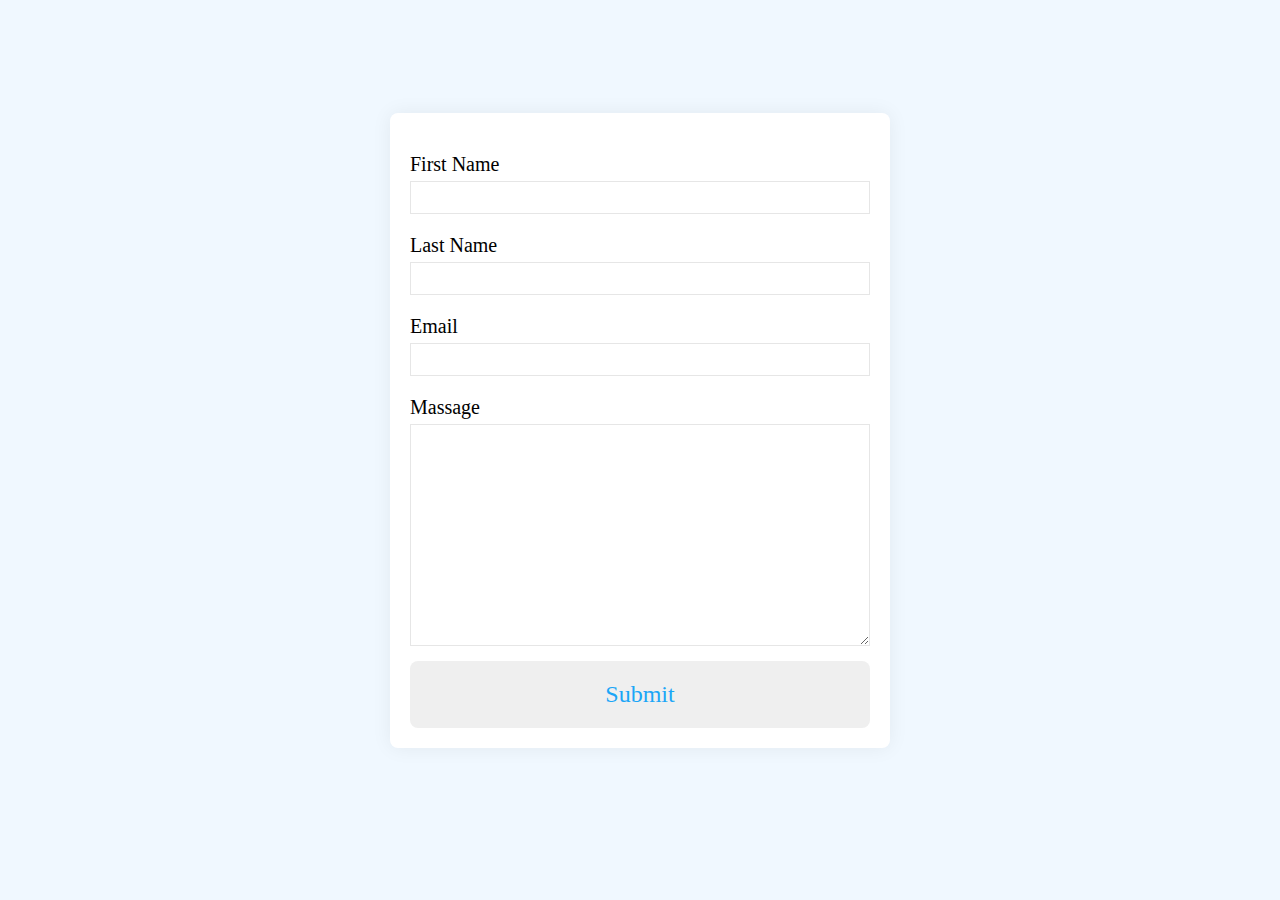
<file: MY WEBSITE/contact/index.html>
<!DOCTYPE html>
<html lang="en">
<head>
    <meta charset="UTF-8">
    <meta http-equiv="X-UA-Compatible" content="IE=edge">
    <meta name="viewport" content="width=device-width, initial-scale=1.0">
    <title>Document</title>
    <link rel="stylesheet" href="style.css">
</head>
<body>
    <section>
        <div class="container">
          <form action="https://formspree.io/f/mayakekb" method="POST" id="my-form">
      
            <div class="form-group">
              <label for="firstName"> First Name</label>
              <input type="text" id="firstName" name="firstName">
            </div>
      
            <div class="form-group">
              <label for="latsName">Last Name</label>
              <input type="text" id="lastName" name="lastName">
            </div>
      
            <div class="form-group">
              <label for="email">Email</label>
              <input type="email" id="email" name="email">
            </div>
      
            <div class="form-group">
              <label for="massage">Massage</label>
              <textarea name="massage" id="massage" cols="30" rows="10"></textarea>
            </div>
      
            <button type="submit">Submit</button>
          </form>
        </div>
        <div id="status"></div>
      </section>

<script src="main.js"></script>
</body>
</html>
</file>
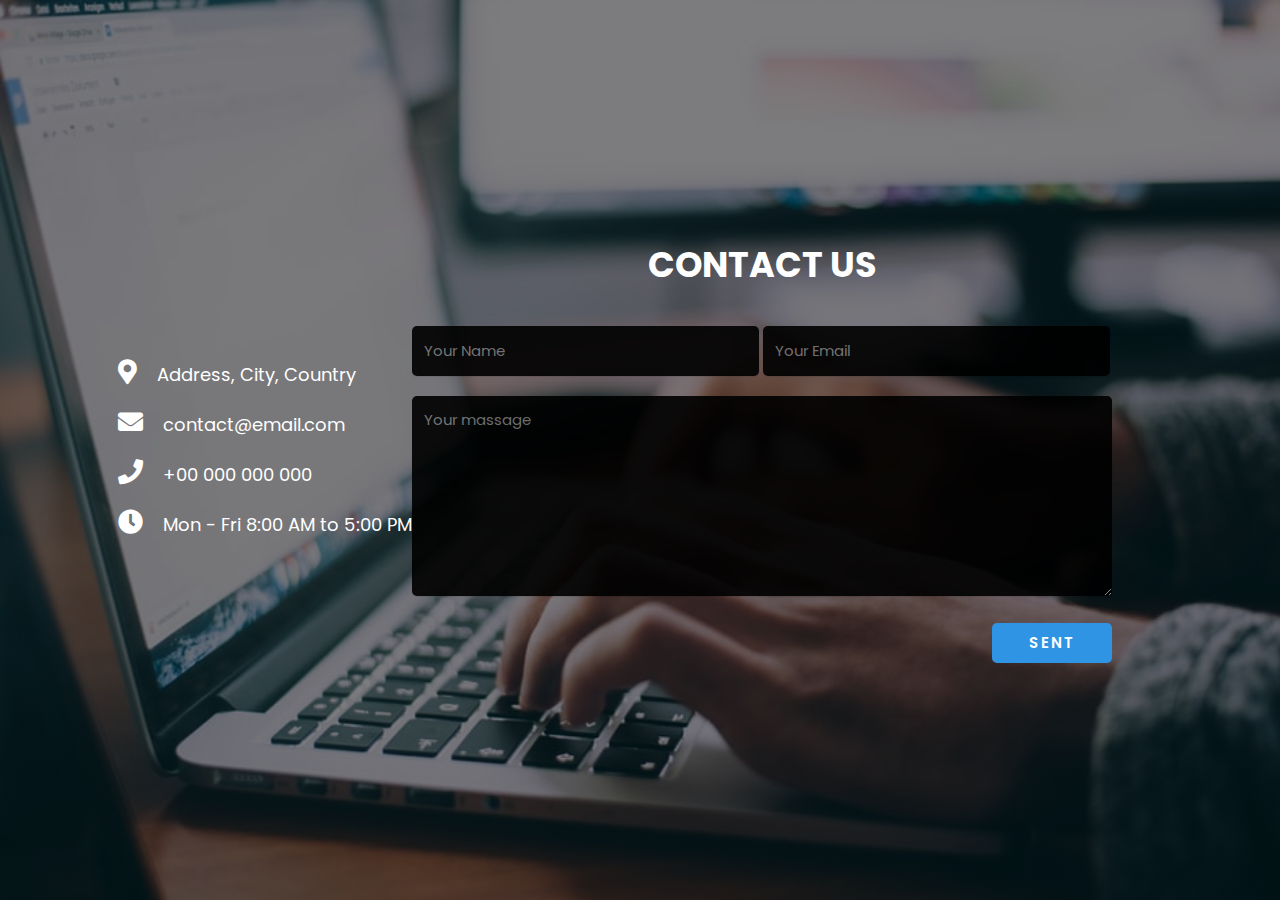
<file: MY WEBSITE/contact2/index.html>
<!DOCTYPE html>
<html lang="en">
<head>
    <meta charset="UTF-8">
    <meta http-equiv="X-UA-Compatible" content="IE=edge">
    <meta name="viewport" content="width=device-width, initial-scale=1.0">
    <title>contact form</title>
   <link rel="stylesheet" href="https://use.fontawesome.com/releases/v5.15.4/css/all.css">
   <link rel="stylesheet" href="style.css">
</head>
<body>

        <!-- ALERT MASSAGE START -->
        <!-- <div class="alert-success"> 
            <span>Massage Sent! Thank you for contacting us.</span>
        </div> 

        <div class="alert-error"> 
            <span>Something went wrong! Please try again.</span>
        </div> -->
        <!-- ALERT MASSAGE START -->

    <!-- CONTACT SECTION -->
    <div class="contact-section">
        <div class="contact-info">
            <div><i class="fas fa-map-marker-alt"></i>Address, City, Country</div>
            <div><i class="fas fa-envelope"></i>contact@email.com</div>
            <div><i class="fas fa-phone"></i>+00 000 000 000</div>
            <div><i class="fas fa-clock"></i>Mon - Fri 8:00 AM to 5:00 PM</div>
        </div>
        <div class="contact-form">
            <h2>Contact Us</h2>
            <form class="contact" action="https://formspree.io/f/xbjqbarl" method="post"></form>
            <input type="text" name="name" class="text-box" placeholder="Your Name" required>
            <input type="email" name="email" class="text-box" placeholder="Your Email" required>
            <textarea name="massage" rows="5" placeholder="Your massage" required></textarea>
            <input type="submit" name="submit" class="sent-btn" value="sent">
        </div>
    </div>
    <!-- CONTACT SECTION END -->
    
</body>
</html>
</file>
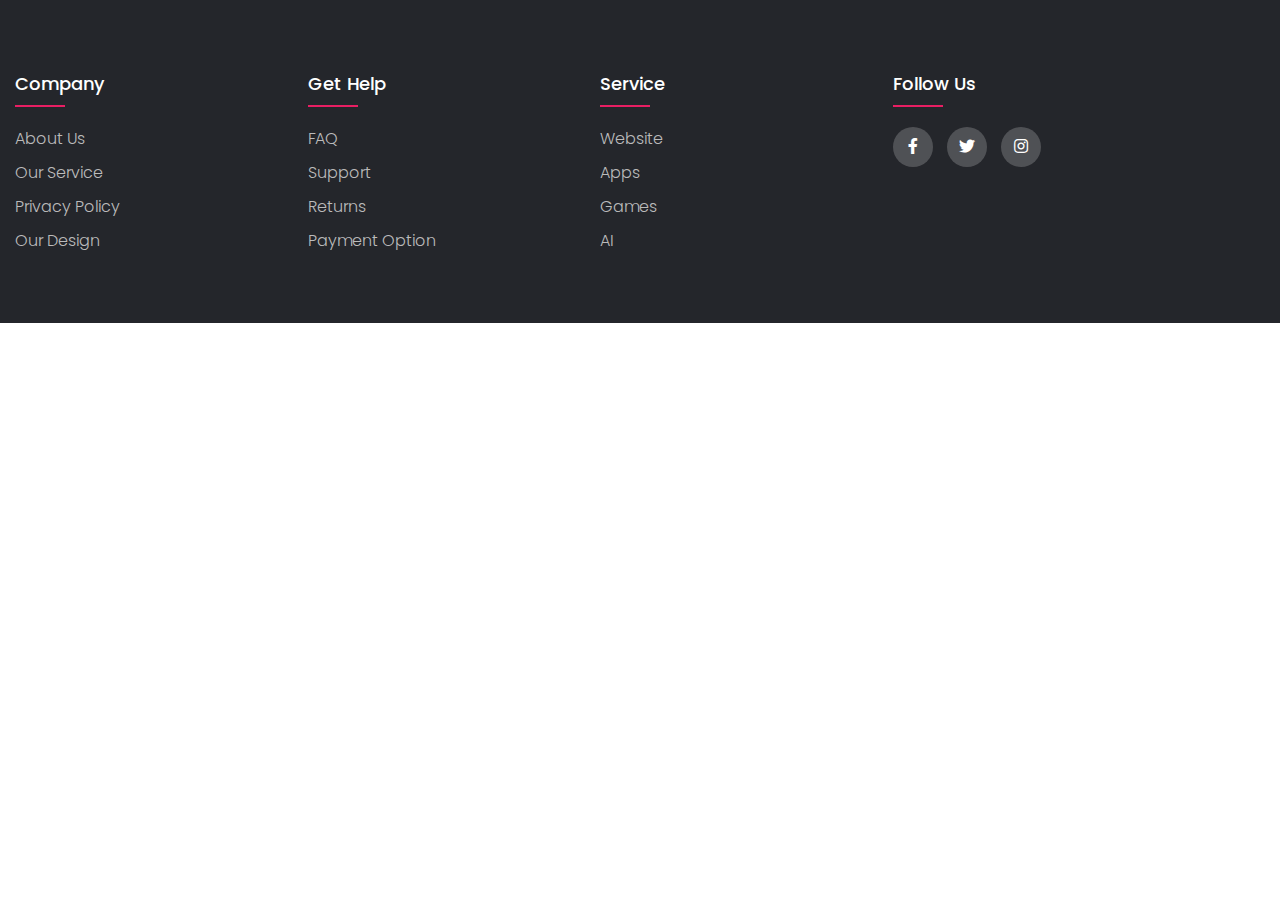
<file: MY WEBSITE/footer/index.html>
<!DOCTYPE html>
<html lang="en">
<head>
    <meta charset="UTF-8">
    <meta http-equiv="X-UA-Compatible" content="IE=edge">
    <meta name="viewport" content="width=device-width, initial-scale=1.0">
    <title>footer</title>
    <link rel="stylesheet" href="style.css">
    <link rel="stylesheet" href="https://use.fontawesome.com/releases/v5.15.4/css/all.css">
</head>
<body>
    
    <footer class="footer">
        <div class="contianer2">
            <div class="row">
                <div class="footer-col">
                    <h4>company</h4>
                    <ul>
                        <li><a href="#">about us</a></li>
                        <li><a href="#">our service</a></li>
                        <li><a href="#">privacy policy</a></li>
                        <li><a href="#">our design</a></li>
                    </ul>
                </div>

                <div class="footer-col">
                    <h4>get help</h4>
                    <ul>
                        <li><a href="#">FAQ</a></li>
                        <li><a href="#">support</a></li>
                        <li><a href="#">returns</a></li>
                        <li><a href="#">payment option</a></li>
                    </ul>
                </div>

                <div class="footer-col">
                    <h4>service</h4>
                    <ul>
                        <li><a href="#">website</a></li>
                        <li><a href="#">apps</a></li>
                        <li><a href="#">games</a></li>
                        <li><a href="#">AI</a></li>
                    </ul>
                </div>

                <div class="footer-col">
                    <h4>follow us</h4>
                    <div class="social-link">
                        <a href="#"><i class="fab fa-facebook-f"></i></a>
                        <a href="#"><i class="fab fa-twitter"></i></a>
                        <a href="#"><i class="fab fa-instagram"></i></a>
                    </div>
                </div>
            </div>
        </div>

    </footer>
</body>
</html>
</file>
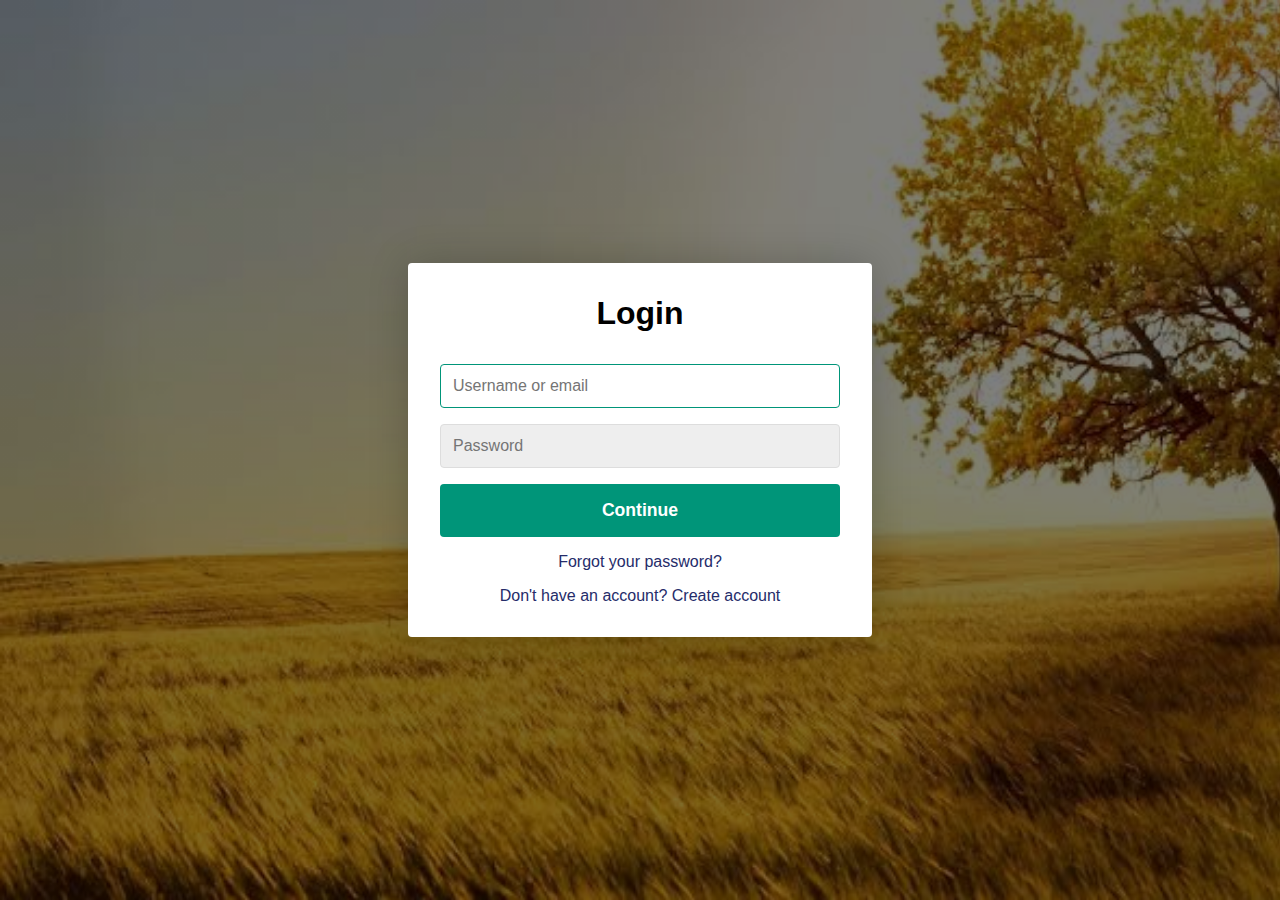
<file: MY WEBSITE/login/index.html>
<!DOCTYPE html>
<head>
    <meta name="viewport" content="width=device-width, initial-scale=1.0">
    <meta charset="utf-8">
    <title>Login / Sign Up Form</title>
    <link rel="shortcut icon" href="/assets/favicon.ico">
    <link rel="stylesheet" href="../login/main.css">
</head>
<body>
    <div class="container">
        <form class="form" id="login">
            <h1 class="form__title">Login</h1>
            <div class="form__message form__message--error"></div>
            <div class="form__input-group">
                <input type="text" class="form__input" autofocus placeholder="Username or email">
                <div class="form__input-error-message"></div>
            </div>
            <div class="form__input-group">
                <input type="password" class="form__input" autofocus placeholder="Password">
                <div class="form__input-error-message"></div>
            </div>
            <button class="form__button" type="submit">Continue</button>
            <p class="form__text">
                <a href="#" class="form__link">Forgot your password?</a>
            </p>
            <p class="form__text">
                <a class="form__link" href="./" id="linkCreateAccount">Don't have an account? Create account</a>
            </p>
        </form>
        <form class="form form--hidden" id="createAccount">
            <h1 class="form__title">Create Account</h1>
            <div class="form__message form__message--error"></div>
            <div class="form__input-group">
                <input type="text" id="signupUsername" class="form__input" autofocus placeholder="Username">
                <div class="form__input-error-message"></div>
            </div>
            <div class="form__input-group">
                <input type="text" class="form__input" autofocus placeholder="Email Address">
                <div class="form__input-error-message"></div>
            </div>
            <div class="form__input-group">
                <input type="password" class="form__input" autofocus placeholder="Password">
                <div class="form__input-error-message"></div>
            </div>
            <div class="form__input-group">
                <input type="password" class="form__input" autofocus placeholder="Confirm password">
                <div class="form__input-error-message"></div>
            </div>
            <button class="form__button" type="submit">Continue</button>
            <p class="form__text">
                <a class="form__link" href="./" id="linkLogin">Already have an account? Sign in</a>
            </p>
        </form>
    </div>
    <script src="../login/main.js"></script>
</body>
</file>
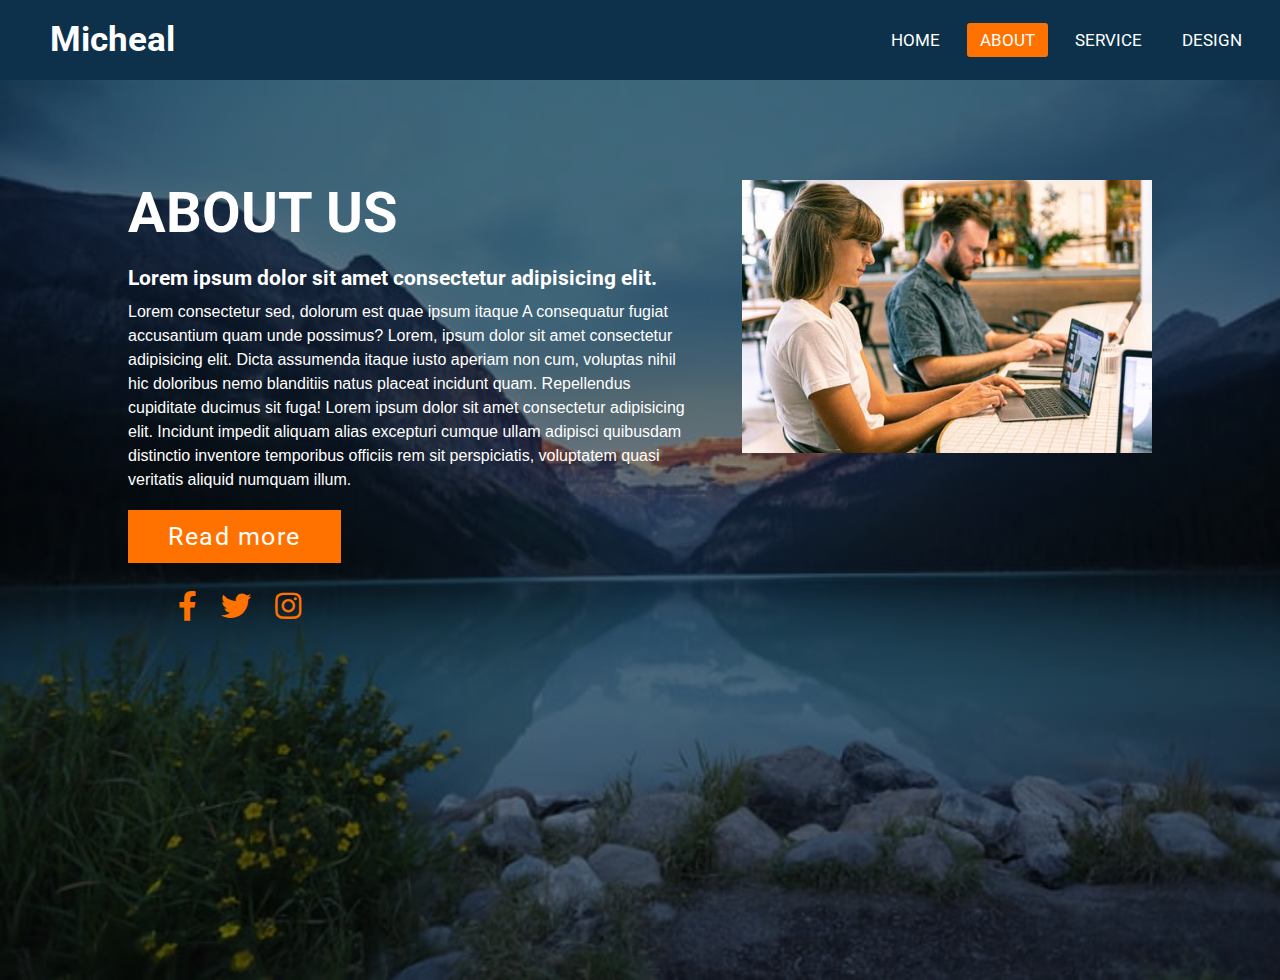
<file: MY WEBSITE/about/about.html>
<!DOCTYPE html>
<html lang="en">
<head>
    <meta charset="UTF-8">
    <meta http-equiv="X-UA-Compatible" content="IE=edge">
    <meta name="viewport" content="width=device-width, initial-scale=1.0">
    <title>ABOUT</title>
    <link rel="stylesheet" href="style.css">
    <link rel="stylesheet" href="https://use.fontawesome.com/releases/v5.15.4/css/all.css">
</head>
<body>
    <nav>
        <input type="checkbox" id="check">
        <label for="check" class="checkbtn">
            <i class="fas fa-bars"></i>
        </label>
        <label class="logo">Micheal</label>
        <ul>
            <li><a href="../index/index.html">HOME</a></li>
            <li><a class="active" href="../about/about.html">ABOUT</a></li>
            <li><a href="../service/service.html">SERVICE</a></li>
            <li><a href="../design/design.html">DESIGN</a></li>
            <!-- <li><a href="#">CONTACT</a></li> -->
        </ul>
    </nav>

    <div class="section">
        <div class="container">
            <div class="content-section">
                <div class="title">
                    <h1>About Us</h1>
                </div>
                <div class="content">
                    <h3>
                        <h3>Lorem ipsum dolor sit amet consectetur adipisicing elit.</h3> 
                        
                        <p>Lorem consectetur sed, dolorum est quae ipsum itaque  A consequatur fugiat accusantium quam unde possimus?
                        Lorem, ipsum dolor sit amet consectetur adipisicing elit. Dicta assumenda itaque iusto aperiam non cum, voluptas nihil hic doloribus nemo blanditiis natus placeat incidunt quam. Repellendus cupiditate ducimus sit fuga!
                        Lorem ipsum dolor sit amet consectetur adipisicing elit. Incidunt impedit aliquam alias excepturi cumque ullam adipisci quibusdam distinctio inventore temporibus officiis rem sit perspiciatis, voluptatem quasi veritatis aliquid numquam illum.</p>

                        <div class="button">
                            <a href="#">Read more</a>
                        </div>
                </div>
                <div class="social">
                    <a href="#"><i class="fab fa-facebook-f"></i></a>
                    <a href="#"><i class="fab fa-twitter"></i></a>
                    <a href="#"><i class="fab fa-instagram"></i></a>
                </div>
            </div>
            <div class="image-section">
                <img src="../images/one.jpg">

            </div>
        </div>
    </div>

</body>
</html>
</file>
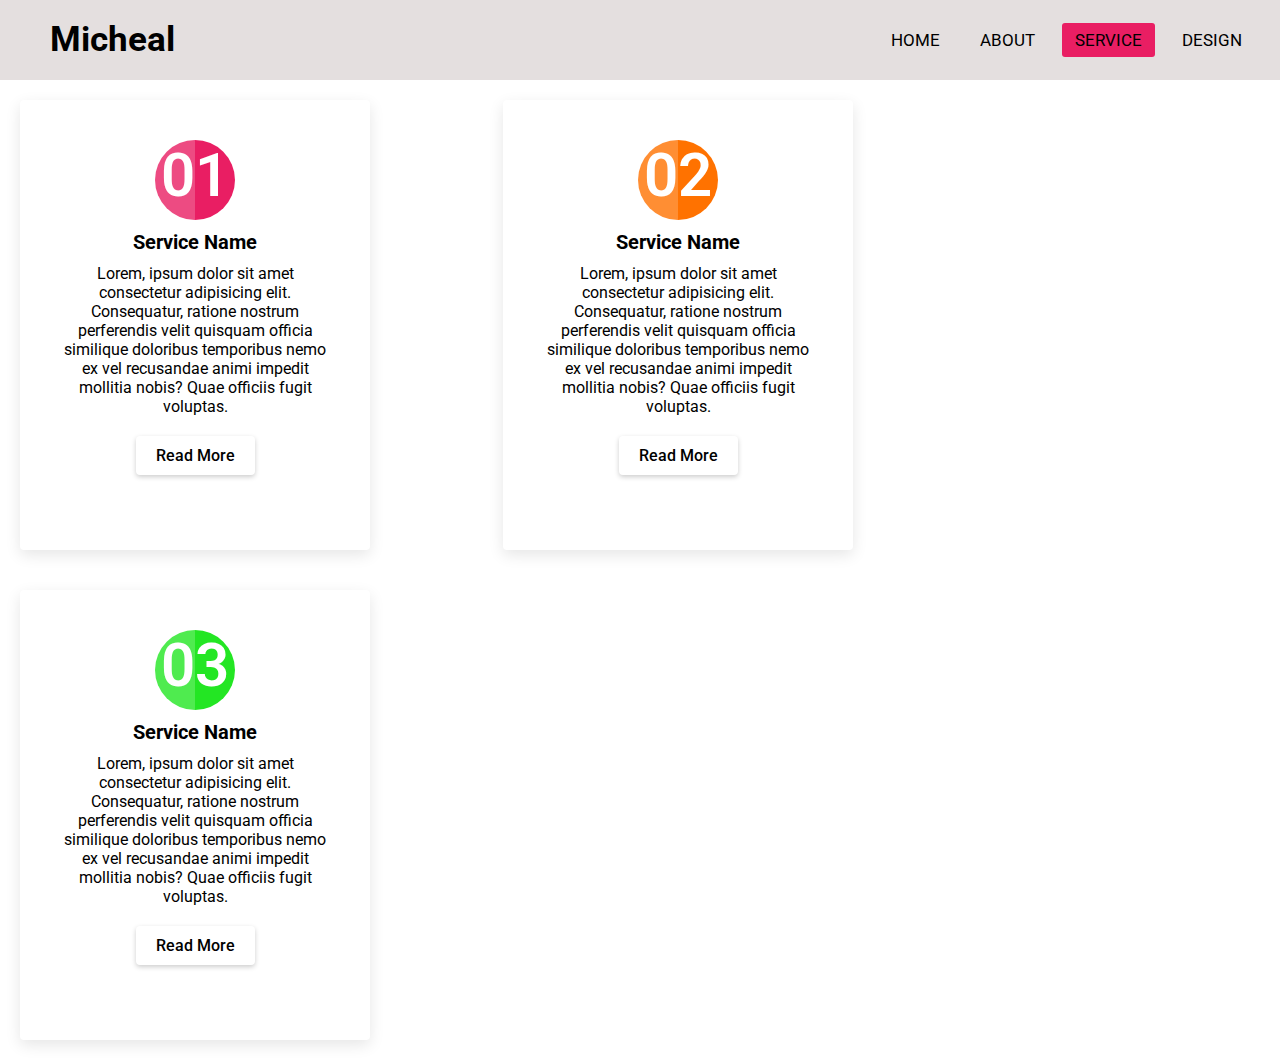
<file: MY WEBSITE/service/service.html>
<!DOCTYPE html>
<html lang="en">
<head>
    <meta charset="UTF-8">
    <meta http-equiv="X-UA-Compatible" content="IE=edge">
    <meta name="viewport" content="width=device-width, initial-scale=1.0">
    <title>Document</title>
    <link rel="stylesheet" href="https://use.fontawesome.com/releases/v5.15.4/css/all.css">
    <link rel="stylesheet" href="style.css">
</head>
<body>
    <nav>
        <input type="checkbox" id="check">
        <label for="check" class="checkbtn">
            <i class="fas fa-bars"></i>
        </label>
    <label class="logo">Micheal</label>
    <ul>
        <li><a href="../index/index.html">HOME</a></li>
        <li><a href="../about/about.html">ABOUT</a></li>
        <li><a class="active" href="../service/service.html">SERVICE</a></li>
        <li><a href="../design/design.html">DESIGN</a></li>
        <!-- <li><a href="#">CONTACT</a></li> -->
    </ul>
</nav>

<!-- NEW SECTION -->
    <div class="contianer">
        <div class="box">
            <div class="icon">01</div>
            <div class="content">
                <h3>Service Name</h3>
                <p>Lorem, ipsum dolor sit amet consectetur adipisicing elit. Consequatur, ratione nostrum perferendis velit quisquam officia similique doloribus temporibus nemo ex vel recusandae animi impedit mollitia nobis? Quae officiis fugit voluptas.</p>
                <a href="#" class="rm">Read More</a>
            </div>
        </div>
        <div class="box">
            <div class="icon">02</div>
            <div class="content">
                <h3>Service Name</h3>
                <p>Lorem, ipsum dolor sit amet consectetur adipisicing elit. Consequatur, ratione nostrum perferendis velit quisquam officia similique doloribus temporibus nemo ex vel recusandae animi impedit mollitia nobis? Quae officiis fugit voluptas.</p>
                <a href="#" class="rm" >Read More</a>
            </div>
        </div>
        <div class="box">
            <div class="icon">03</div>
            <div class="content">
                <h3>Service Name</h3>
                <p>Lorem, ipsum dolor sit amet consectetur adipisicing elit. Consequatur, ratione nostrum perferendis velit quisquam officia similique doloribus temporibus nemo ex vel recusandae animi impedit mollitia nobis? Quae officiis fugit voluptas.</p>
                <a href="#" class="rm">Read More</a>
            </div>
        </div>
    </div>
</body>
</html>
</file>
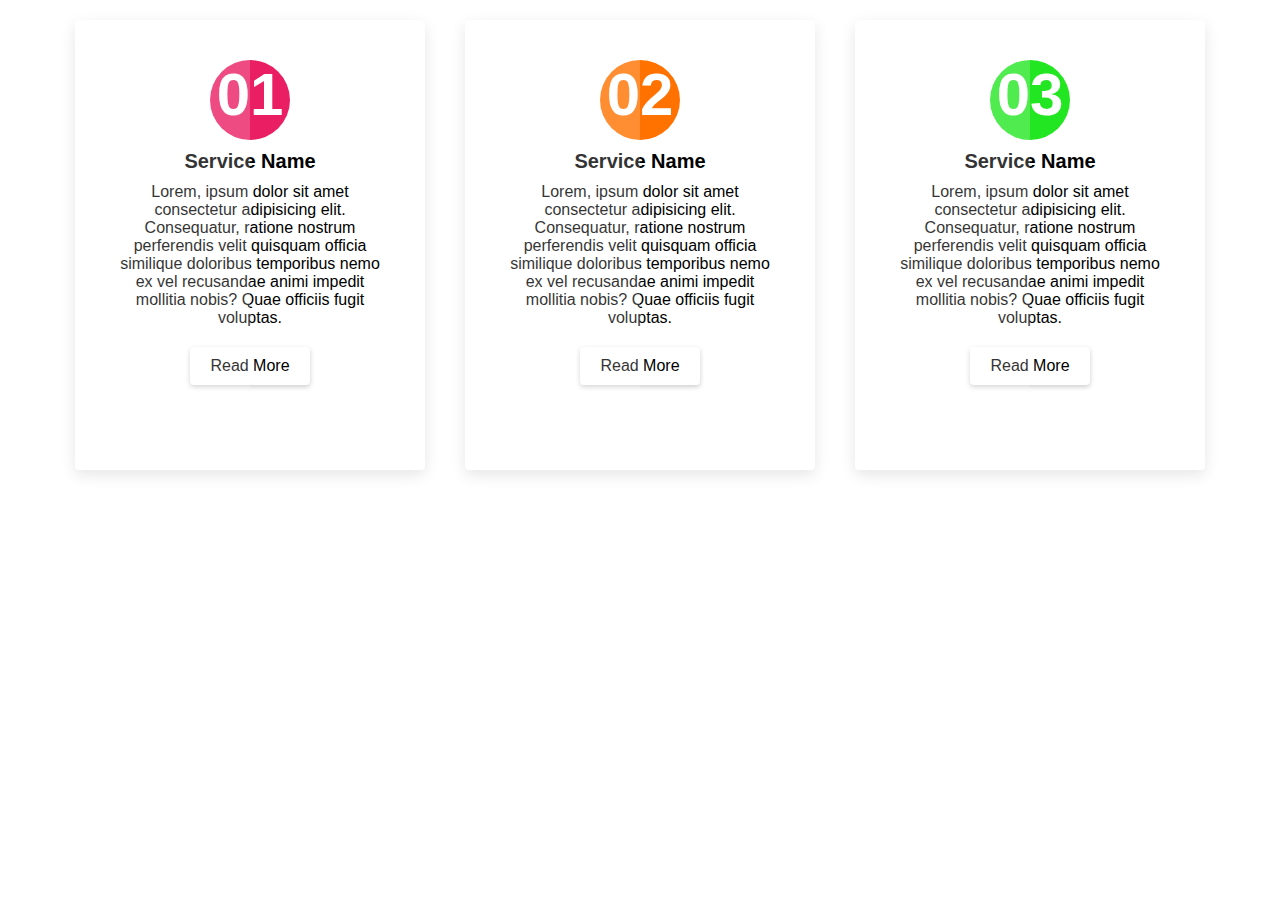
<file: MY WEBSITE/service2/service.html>
<!DOCTYPE html>
<html lang="en">
<head>
    <meta charset="UTF-8">
    <meta http-equiv="X-UA-Compatible" content="IE=edge">
    <meta name="viewport" content="width=device-width, initial-scale=1.0">
    <title>Document</title>
    <link rel="stylesheet" href="https://use.fontawesome.com/releases/v5.15.4/css/all.css">
    <link rel="stylesheet" href="style.css">
</head>
<body>
    <div class="contianer">
        <div class="box">
            <div class="icon">01</div>
            <div class="content">
                <h3>Service Name</h3>
                <p>Lorem, ipsum dolor sit amet consectetur adipisicing elit. Consequatur, ratione nostrum perferendis velit quisquam officia similique doloribus temporibus nemo ex vel recusandae animi impedit mollitia nobis? Quae officiis fugit voluptas.</p>
                <a href="#">Read More</a>
            </div>
        </div>
        <div class="box">
            <div class="icon">02</div>
            <div class="content">
                <h3>Service Name</h3>
                <p>Lorem, ipsum dolor sit amet consectetur adipisicing elit. Consequatur, ratione nostrum perferendis velit quisquam officia similique doloribus temporibus nemo ex vel recusandae animi impedit mollitia nobis? Quae officiis fugit voluptas.</p>
                <a href="#">Read More</a>
            </div>
        </div>
        <div class="box">
            <div class="icon">03</div>
            <div class="content">
                <h3>Service Name</h3>
                <p>Lorem, ipsum dolor sit amet consectetur adipisicing elit. Consequatur, ratione nostrum perferendis velit quisquam officia similique doloribus temporibus nemo ex vel recusandae animi impedit mollitia nobis? Quae officiis fugit voluptas.</p>
                <a href="#">Read More</a>
            </div>
        </div>
    </div>
</body>
</html>
</file>
<file: MY WEBSITE/contact/style.css>
* {
    padding: 0;
    margin: 0;
    box-sizing: border-box;
  }
  body {
    font-family: "Montserrat";
  }
  section {
    height: 100vh;
    width: 100%;
    background-color: aliceblue;
    display: flex;
    align-items: center;
    justify-content: center;
    flex-direction: column;
  }
  .container {
    width: 90%;
    max-width: 500px;
    margin: 0 auto;
    padding: 20px;
    box-shadow: 0px 0px 20px #00000010;
    background-color: white;
    border-radius: 8px;
    margin-bottom: 20px;
  }
  .form-group {
    width: 100%;
    margin-top: 20px;
    font-size: 20px;
  }
  .form-group input,
  .form-group textarea {
    width: 100%;
    padding: 5px;
    font-size: 18px;
    border: 1px solid rgba(128, 128, 128, 0.199);
    margin-top: 5px;
  }
  
  textarea {
    resize: vertical;
  }
  button[type="submit"] {
    width: 100%;
    border: none;
    outline: none;
    padding: 20px;
    font-size: 24px;
    border-radius: 8px;
    font-family: "Montserrat";
    color: rgb(27, 166, 247);
    text-align: center;
    cursor: pointer;
    margin-top: 10px;
    transition: 0.3s ease background-color;
  }
  button[type="submit"]:hover {
    background-color: rgb(214, 226, 236);
  }
  #status {
    width: 90%;
    max-width: 500px;
    text-align: center;
    padding: 10px;
    margin: 0 auto;
    border-radius: 8px;
  }
  #status.success {
    background-color: rgb(211, 250, 153);
    animation: status 4s ease forwards;
  }
  #status.error {
    background-color: rgb(250, 129, 92);
    color: white;
    animation: status 4s ease forwards;
  }
  @keyframes status {
    0% {
      opacity: 1;
      pointer-events: all;
    }
    90% {
      opacity: 1;
      pointer-events: all;
    }
    100% {
      opacity: 0;
      pointer-events: none;
    }
  }
</file>
<file: MY WEBSITE/contact2/style.css>
@import url('https://fonts.googleapis.com/css2?family=Poppins:wght@700&display=swap');
*{
    margin: 0;
    padding: 0;
    box-sizing: border-box;
    font-family: "poppins", sans-serif;
}

body{
    min-height: 100vh;
    /* background: url(../images/image.jpg) no-repeat; */
    background: linear-gradient(to top, rgba(0,0,0,0.5)50%,rgba(0,0,0,0.5)50%), url(../images/image.jpg);
    background-size: cover;
    display: flex;
    justify-content: center;
    align-items: center;
}

.contact-section{
    width: 100%;
    display: flex;
    justify-content: center;
    align-items: center;
}
.contact-info{
    color: #FFF;
    max-width: 500px;
    line-height: 50px;
    font-size: 18px;
}
.contact-info i{
    margin-right: 20px;
    font-size: 25px;
}

.contact-form{
    max-width: 700px;
    margin-right: 50px;
}
.contact-info .contact-form{
    flex: 1;
}

.contact-form h2{
    color: #fff;
    text-align: center;
    font-size: 35px;
    text-transform: uppercase;
    margin-bottom: 35px;
}
.contact-form .text-box{
    background: #000;
    color: #fff;
    border: none;
    width: calc(50% - 3px);
    height: 50px;
    padding: 12px;
    font-size: 15px;
    border-radius: 5px;
    box-shadow: 0 1px 1px rgb(0, 0, 0, 0.1);
    margin-bottom: 20px;
    opacity: 0.9;
}
.contact-form .text-box:first-child{
    margin-right: 15px;
}
.contact-form textarea{
    background: #000;
    color: #FFF;
    border: none;
    width: 100%;
    padding: 12px;
    font-size: 15px;
    min-height: 200px;
    max-height: 400px;
    resize: vertical;
    border-radius: 5px;
    box-shadow: 0 1px 1px rgba(0, 0, 0, 0.1);
    margin-bottom: 20px;
    opacity: 0.9;
}

.contact-form .sent-btn{
    float: right;
    background: #2E94E3;
    color: #fff;
    border: none;
    width: 120px;
    height: 40px;
    font-size: 15px;
    font-weight: 600;
    text-transform: uppercase;
    letter-spacing: 2px;
    border-radius: 5px;
    cursor: pointer;
    transition: 0.3s;
    transition-property: background;
}

.contact-form .sent-btn:hover{
    background: #0582e3;
}

@media screen and (max-width: 950px){
    .contact-section{
        flex-direction: column;
        padding-left: 40px;
    }

    .contact-info .contact-form{
        margin: 30px 50px;
    }

    .contact-form h2{
        font-size: 30px;
    }

    .contact-form .text-box{
        width: 100%;
    }
}

/* css for alert messages */
.alert-success{
    z-index: 1;
    background: #D4EDDA;
    font-size: 18px;
    padding: 20px 40px;
    min-width: 420px;
    position: fixed;
    right: 0;
    top: 10px;
    border-left: 8px solid #3AD66E;
    border-radius: 4px;
}

.alert-error{
    z-index: 1;
    background: #fff3cd;
    font-size: 18px;
    padding: 20px 40px;
    min-width: 420px;
    position: fixed;
    right: 0;
    top: 10px;
    border-left: 8px solid #ffa502;
    border-radius: 4px;
}
</file>
<file: MY WEBSITE/footer/style.css>
@import url('https://fonts.googleapis.com/css2?family=Poppins&display=swap');
body{
    line-height: 1.5;
    font-family: 'Poppins', sans-serif;
}

*{
    margin: 0;
    padding: 0;
    box-sizing: border-box;
}
.contianer2{
    max-width: 1170px;
}
.row{
    display: flex;
    flex-wrap: wrap;
}
ul{
    list-style-type: none;
}
.footer{
    background-color: #24262b;
    padding: 70px 0;
}
.footer-col{
    width: 25%;
    padding: 0 15px;
}
.footer-col h4{
    font-size: 18px;
    color: #ffffff;
    text-transform: capitalize;
    margin-bottom: 30px;
    font-weight: 500;
    position: relative;
}
.footer-col h4::before{
    content: '';
    position: absolute;
    left: 0;
    bottom: -10px;
    background-color: #e91e63;
    height: 2px;
    box-sizing: border-box;
    width: 50px;
}
.footer-col ul li:not(:last-child){
    margin-bottom: 10px;
}
.footer-col ul li a{
    font-size: 16px;
    text-transform: capitalize;
    color: #ffffff;
    text-decoration: none;
    font-weight: 300;
    color: #bbbbbb;
    display: block;
}
.footer-col ul li a:hover{
    color: #ffffff;
    padding-left: 8px;
}

.footer-col .social-link a{
    display: inline-block;
    height: 40px;
    width: 40px;
    background-color: rgba(255, 255, 255,0.2);
    margin:0 10px 10px 0;
    text-align: center;
    line-height: 40px;
    border-radius: 50px;
    color: #fff;
    transition: all 0.5s ease;
}
.footer-col .social-link a:hover{
    color: #24242b;
    background-color: #fff;
}

/* responsive */
@media (max-width: 767px) {
    .footer-col{
        width: 50%;
        margin-bottom: 30px;
    }
}
@media (max-width: 574px) {
    .footer-col{
        width: 100%;
    }
}
</file>
<file: MY WEBSITE/login/main.css>
body {
    --color-primary: #009579;
    --color-primary-dark: #007f67;
    --color-secondary: #252c6a;
    --color-error: #cc3333;
    --color-success: #4bb544;
    --border-radius: 4px;

    margin: 0;
    height: 100vh;
    display: flex;
    align-items: center;
    justify-content: center;
    font-size: 18px;
    background: linear-gradient(to top, rgba(0,0,0,0.5)50%,rgba(0,0,0,0.5)50%), url(../images/nature1.jpg);
    background-size: cover;
}

.container {
    width: 400px;
    max-width: 400px;
    margin: 1rem;
    padding: 2rem;
    box-shadow: 0 0 40px rgba(0, 0, 0, 0.2);
    border-radius: var(--border-radius);
    background: #ffffff;
}

.container,
.form__input,
.form__button {
    font: 500 1rem 'Quicksand', sans-serif;
}

.form--hidden {
    display: none;
}

.form > *:first-child {
    margin-top: 0;
}

.form > *:last-child {
    margin-bottom: 0;
}

.form__title {
    margin-bottom: 2rem;
    text-align: center;
}

.form__message {
    text-align: center;
    margin-bottom: 1rem;
}

.form__message--success {
    color: var(--color-success);
}

.form__message--error {
    color: var(--color-error);
}

.form__input-group {
    margin-bottom: 1rem;
}

.form__input {
    display: block;
    width: 100%;
    padding: 0.75rem;
    box-sizing: border-box;
    border-radius: var(--border-radius);
    border: 1px solid #dddddd;
    outline: none;
    background: #eeeeee;
    transition: background 0.2s, border-color 0.2s;
}

.form__input:focus {
    border-color: var(--color-primary);
    background: #ffffff;
}

.form__input--error {
    color: var(--color-error);
    border-color: var(--color-error);
}

.form__input-error-message {
    margin-top: 0.5rem;
    font-size: 0.85rem;
    color: var(--color-error);
}

.form__button {
    width: 100%;
    padding: 1rem 2rem;
    font-weight: bold;
    font-size: 1.1rem;
    color: #ffffff;
    border: none;
    border-radius: var(--border-radius);
    outline: none;
    cursor: pointer;
    background: var(--color-primary);
}

.form__button:hover {
    background: var(--color-primary-dark);
}

.form__button:active {
    transform: scale(0.98);
}

.form__text {
    text-align: center;
}

.form__link {
    color: var(--color-secondary);
    text-decoration: none;
    cursor: pointer;
}

.form__link:hover {
    text-decoration: underline;
}
</file>
<file: MY WEBSITE/about/style.css>
@import url('https://fonts.googleapis.com/css2?family=Roboto:ital,wght@1,500&display=swap');
*{
    margin: 0px;
    padding: 0px;
    box-sizing: border-box;
    font-family: 'Roboto', sans-serif;
}

*{
    padding: 0;
    margin: 0;
    text-decoration: none;
    list-style: none;
    box-sizing: border-box;
}

body{
    font-family: montserrat;
}
nav{
    background: #0d304b;
    height: 80px;
    width: 100%;
}

label.logo{
    color: white;
    font-size: 35px;
    line-height: 80px;
    padding: 0 50px;
    font-weight: bold;
}

nav ul{
    float: right;
    margin-right: 20px;
}

nav ul li{
    display:  inline-block;
    line-height: 80px;
    margin: 0 5px;
}

nav ul li  a{
    color: white;
    font-size: 17px;
    padding: 7px 13px;
    border-radius: 3px;
    text-transform: uppercase;
}

a.active,a:hover{
    background: #ff7200;
    transition: .5s;
}

.checkbtn{
    font-size: 30px;
    color: white;
    float: right;
    line-height: 80px;
    margin-right: 40px;
    cursor: pointer;
    display: none;
}

#check{
    display: none;
}

@media (max-width: 952px){
    lebel.logo{
        font-size: 30px;
        padding-left: 30px;
    }
    nav ul li a{
        font-size: 16px;
    }
}
@media (max-width: 858px){
    .checkbtn{
        display: block;
    }
    ul{
        position: fixed;
        width: 100%;
        height: 100vh;
        background: #2c3e50;
        top: 80px;
        left: -100%;
        text-align: center;
        transition: all .5s;
    }
    nav ul li{
        display: block;
        margin: 50px 0;
        line-height: 30px;
    }
    nav ul li a{
        font-size: 20px;
    }
    a:hover,a.active{
        background: none;
        color: #ff7200;
    }
    #check:checked ~ ul{
        left: 0;
    }
}

/* new section */
.section{
    width: 100%;
    min-height: 100vh;
    background: linear-gradient(to top, rgba(0,0,0,0.5)50%,rgba(0,0,0,0.5)50%), url(../images/nature3.jpg);
    background-size: cover;
}
.container{
    width: 80%;
    display: block;
    margin: auto;
    padding-top: 100px;
}
.content-section{
    float: left;
    width: 55%;
}
.image-section{
    float: right;
    width: 40%;
}

.image-section img{
    width: 100%;
    height: auto;
}

.content-section .title{
    text-transform: uppercase;
    font-size: 28px;
}

.content-section .title h1{
    color: #fff;
}

.content-section .content h3{
    margin-top: 20px;
    color: #fff;
    font-size: 21px;
}

.content-section .content p{
    margin-top: 10px;
    font-family: sans-serif;
    font-style: 18px;
    line-height: 1.5;
    color: #fff;
}

.content-section .content .button{
    margin-top: 30px;
    
}

.content-section .content .button a{
    background-color: #ff7200;
    padding: 12px 40px;
    text-decoration: none;
    color: #fff;
    font-size: 25px;
    letter-spacing: 1.5px;
    transition: 0.4s ease-in-out;
}

.content-section .content .button a:hover{
    background-color: #fff;
    color: #fff;
}

.content-section .social{
    margin:40px 40px;
}

.content-section .social i{
    color: #ff7200;
    font-size: 30px;
    padding: 0px 10px;
}

.content-section .social i:hover{
    color: #fff;
}

@media screen and (max-width: 768px){
    .container{
    width: 80%;
    display: block;
    margin: auto;
    padding-top: 50px;
}
.content-section{
    float: none;
    width: 100%;
    display: block;
    margin: auto;
}
.image-section{
    float: none;
    width: 100%;
}
.image-section img{
    width: 100%;
    height: auto;
    display: block;
}
.content-section .title{
    text-align: center;
    font-size: 19px;
}
.content-section .content .button{
    margin-top: 30px;
}
.content-section .content .button{
    text-align: center;
}
.content-section .content .button a{
    padding: 9px 30px;
}
.content-section .social{
    text-align: center;
}
}
</file>
<file: MY WEBSITE/service/style.css>
@import url('https://fonts.googleapis.com/css2?family=Roboto:ital,wght@1,500&display=swap');
*{
    margin: 0px;
    padding: 0px;
    box-sizing: border-box;
    font-family: 'Roboto', sans-serif;
}

*{
    padding: 0;
    margin: 0;
    text-decoration: none;
    list-style: none;
    box-sizing: border-box;
}

body{
    font-family: montserrat;
}
nav{
    /* background: rgba(71,0,204,0.6); */
    height: 80px;
    width: 100%;
    background: rgb(228, 223, 223);
}

label.logo{
    color: #000;
    font-size: 35px;
    line-height: 80px;
    padding: 0 50px;
    font-weight: bold;
}

nav ul{
    float: right;
    margin-right: 20px;
}

nav ul li{
    display:  inline-block;
    line-height: 80px;
    margin: 0 5px;
}

nav ul li  a{
    color: #000;
    font-size: 17px;
    padding: 7px 13px;
    border-radius: 3px;
    text-transform: uppercase;
}

a.active,a:hover{
    background: #e91e63;
    transition: .5s;
}

.checkbtn{
    font-size: 30px;
    color: #2c0d46;
    float: right;
    line-height: 80px;
    margin-right: 40px;
    cursor: pointer;
    display: none;
}

#check{
    display: none;
}

@media (max-width: 952px){
    lebel.logo{
        font-size: 30px;
        padding-left: 30px;
    }
    nav ul li a{
        font-size: 16px;
    }
}
@media (max-width: 858px){
    .checkbtn{
        display: block;
    }
    ul{
        position: fixed;
        width: 100%;
        height: 100vh;
        background: rgb(228, 223, 223);
        top: 80px;
        left: -100%;
        text-align: center;
        transition: all .5s;
        z-index: 2;
    }
    nav ul li{
        display: block;
        margin: 50px 0;
        line-height: 30px;
    }
    nav ul li a{
        font-size: 20px;
    }
    a:hover,a.active{
        background: none;
        color: #e91e63;
    }
    #check:checked ~ ul{
        left: 0;
    }
}

/*NEW SECTION*/
@import url('https://fonts.googleapis.com/css2?family=Roboto:wght@100&display=swap');
body
{
    margin: 0;
    padding: 0;
    display: block;
    justify-content: center;
    /* text-align: center; */
    min-height: 100vh;
    font-family: 'poppins', sans-serif;
}

.contianer{
    display: flex;
    flex-wrap: wrap;
    justify-content: space-between;
}


.contianer .box {
    position: relative;
    width: 350px;
    padding: 40PX;
    background: #fff;
    box-shadow: 0 5px 15px rgba(0,0,0,.1);
    border-radius: 4px;
    margin: 20px;
    margin: 20px;
    box-sizing: border-box;
    overflow: hidden;
    text-align: center;
    height: 450px;
}


.contianer .box::before{
    content: '';
    width: 50%;
    height: 100%;
    position: absolute;
    top: 0;
    left: 0;
    background: rgba(255,255,255,.2);
    z-index: 1;
    pointer-events: none;
}

.contianer .box .icon{
    position: relative;
    width: 80px;
    height: 80px;
    color: #fff;
}


.contianer .box .icon{
    position: relative;
    width: 80px;
    height: 80px;
    color: #fff;
    background: #000;
    justify-content: center;
    align-items: center;
    margin: 0 auto;
    border-radius: 50%;
    font-size: 60px;
    font-weight: 600;
    transition: 1s;
}

.contianer .box:nth-child(1) .icon{
    box-shadow: 0 0 0 0 #e91e63;
    background: #e91e63;
}

.contianer .box:nth-child(1):hover .icon{
    box-shadow: 0 0 0 400px #e91e63;
}

.contianer .box:nth-child(2) .icon{
    box-shadow: 0 0 0 0 #ff7200;
    background: #ff7200;
}

.contianer .box:nth-child(2):hover .icon{
    box-shadow: 0 0 0 400px #ff7200;
}

.contianer .box:nth-child(3) .icon{
    box-shadow: 0 0 0 0 #23e623;
    background: #23e623;
}

.contianer .box:nth-child(3):hover .icon{
    box-shadow: 0 0 0 400px #23e623;
}

.contianer .box .content{
    position: relative;
    z-index: 1;
    transition: 0,5s;
}

.contianer .box:hover .content{
    color: #fff;
}

.contianer .box .content h3{
    font-size: 20px;
    margin: 10px 0;
    padding: 0;
}
.contianer .box .content p{
    margin: 0;
    padding: 0;
}

.rm{
    display: inline-block;
    padding: 10px 20px;
    background: #fff;
    border-radius: 4px;
    text-decoration: none;
    color: #000;
    font-weight: 500;
    margin-top: 20px;
    box-shadow: 0 2px 5px rgba(0,0,0,.2);
}
</file>
<file: MY WEBSITE/service2/style.css>
/*NEW SECTION*/
@import url('https://fonts.googleapis.com/css2?family=Roboto:wght@100&display=swap');
body
{
    margin: 0;
    padding: 0;
    display: flex;
    justify-content: center;
    text-align: center;
    min-height: 100vh;
    font-family: 'poppins', sans-serif;
}
.contianer{
    display: flex;
    flex-wrap: wrap;
    justify-content: space-between;
}
.contianer .box {
    position: relative;
    width: 350px;
    padding: 40PX;
    background: #fff;
    box-shadow: 0 5px 15px rgba(0,0,0,.1);
    border-radius: 4px;
    /* margin: 20px; */
    margin: 20px;
    box-sizing: border-box;
    overflow: hidden;
    text-align: center;
    height: 450px;
}
.contianer .box::before{
    content: '';
    width: 50%;
    height: 100%;
    position: absolute;
    top: 0;
    left: 0;
    background: rgba(255,255,255,.2);
    z-index: 2;
    pointer-events: none;
}
.contianer .box .icon{
    position: relative;
    width: 80px;
    height: 80px;
    color: #fff;
}

.contianer .box .icon{
    position: relative;
    width: 80px;
    height: 80px;
    color: #fff;
    background: #000;
    justify-content: center;
    align-items: center;
    margin: 0 auto;
    border-radius: 50%;
    font-size: 60px;
    font-weight: 600;
    transition: 1s;
}

.contianer .box:nth-child(1) .icon{
    box-shadow: 0 0 0 0 #e91e63;
    background: #e91e63;
}
.contianer .box:nth-child(1):hover .icon{
    box-shadow: 0 0 0 400px #e91e63;
}

.contianer .box:nth-child(2) .icon{
    box-shadow: 0 0 0 0 #ff7200;
    background: #ff7200;
}
.contianer .box:nth-child(2):hover .icon{
    box-shadow: 0 0 0 400px #ff7200;
}

.contianer .box:nth-child(3) .icon{
    box-shadow: 0 0 0 0 #23e623;
    background: #23e623;
}
.contianer .box:nth-child(3):hover .icon{
    box-shadow: 0 0 0 400px #23e623;
}

.contianer .box .content{
    position: relative;
    z-index: 1;
    transition: 0,5s;
}
.contianer .box:hover .content{
    color: #fff;
}
.contianer .box .content h3{
    font-size: 20px;
    margin: 10px 0;
    padding: 0;
}
.contianer .box .content p{
    margin: 0;
    padding: 0;
}
a{
    display: inline-block;
    padding: 10px 20px;
    background: #fff;
    border-radius: 4px;
    text-decoration: none;
    color: #000;
    font-weight: 500;
    margin-top: 20px;
    box-shadow: 0 2px 5px rgba(0,0,0,.2);
}
</file>
